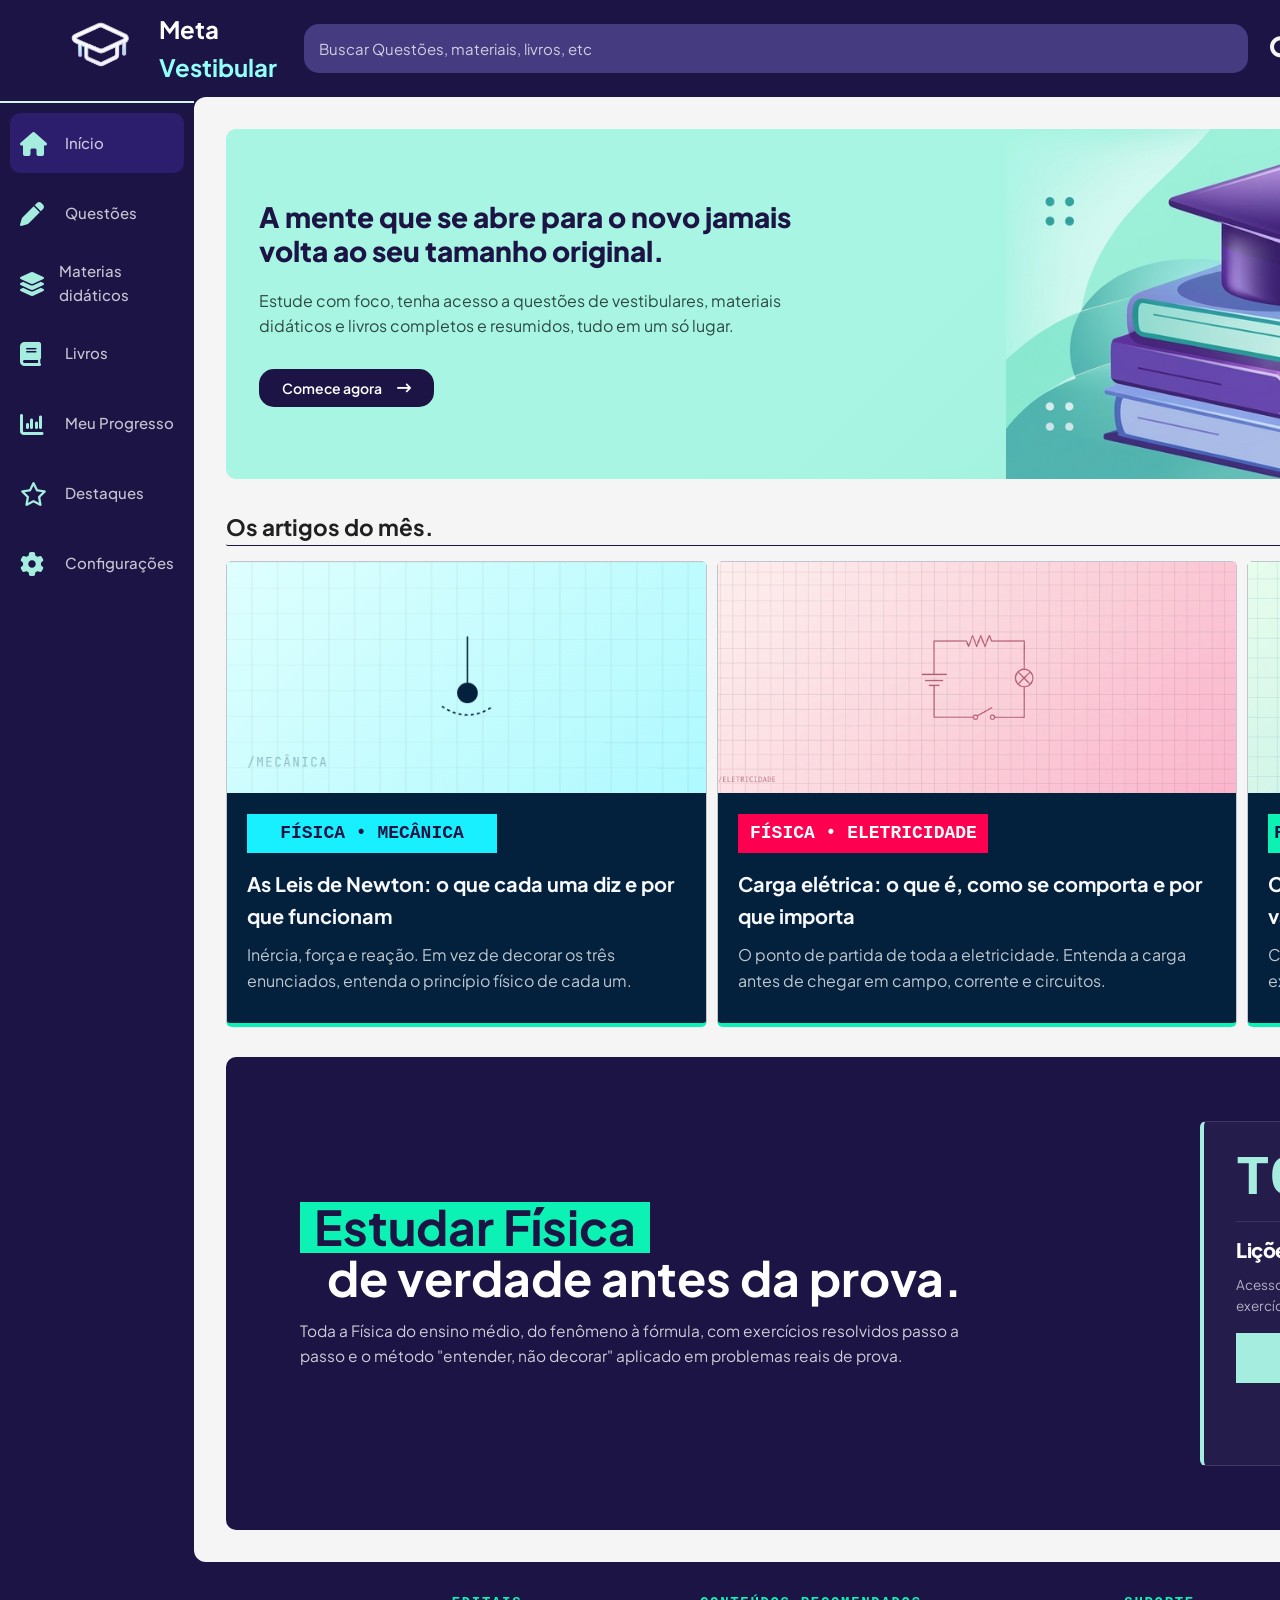
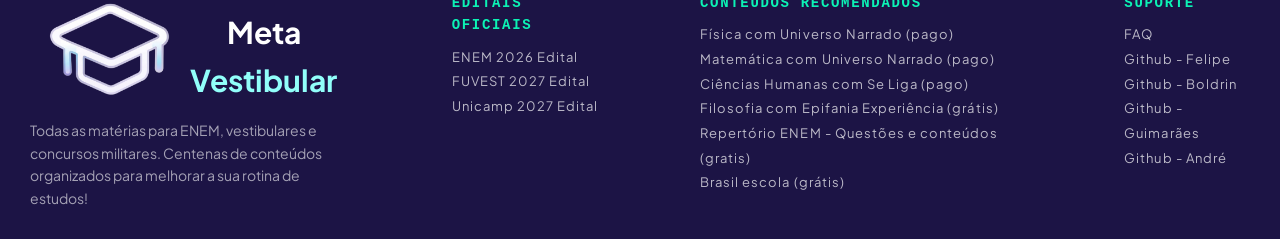
<file: index.html>
<!DOCTYPE html>
<html lang="en">
<head>
    <meta charset="UTF-8">
    <meta name="viewport" content="width=device-width, initial-scale=1.0">
    <title>Document</title>
    <link rel="stylesheet" href="styles/style.css">
    <link rel="stylesheet" href="https://cdnjs.cloudflare.com/ajax/libs/font-awesome/6.0.0/css/all.min.css">
    <link rel="preconnect" href="https://fonts.googleapis.com">
    <link rel="preconnect" href="https://fonts.gstatic.com" crossorigin>
    <link href="https://fonts.googleapis.com/css2?family=Plus+Jakarta+Sans:wght@400;500;600;700;800&display=swap" rel="stylesheet">
    <link rel="preload" href="/assets/fonts/jetbrains-mono-var-latin.woff2" as="font" type="font/woff2" crossorigin="">
    <script src="script.js" defer></script>
</head>

<body>

    <header>
        <button class="hamburger-btn" id="hamburger-btn" type="button"
                aria-label="Abrir menu de navegação" aria-controls="sidebar" aria-expanded="false">
            <i class="fa-solid fa-bars"></i>
        </button>

        <div class="titulo">
            <div class="header-img">
                <img src="assets/metavestibular.png" class="logo-img">
            </div>
            <h1> Meta <span class="vestibular-word" id="header-span">Vestibular</span> </h1>
        </div>
        
        <div class="search-bar">
            <input placeholder="Buscar Questões, materiais, livros, etc" type="text" id="search-bar" name="search-bar" maxlength="150" size="100"/>
            
            <button class="search-interact" id="search-button">
                <i class="fa-solid fa-magnifying-glass" class="search-icon"></i> <!-- alguma coisa ai -->  
            </button>
        </div>
        
        <div class="profile">
            <button class="profile-interact" id="profile-button">
                <i class="fa-regular fa-user" class="nav-icon"></i>
            </button>
                
        </div>
    </header>

    <div class="menu-overlay" id="menu-overlay"></div>

    <div class="app-container">
        <!-- ALTERADO: adicionado id="sidebar" ao <aside> original (usado pelo JavaScript e pelo aria-controls do botão) -->
        <aside class="sidebar" id="sidebar">

            <!-- ADICIONADO: botão "X" para fechar o menu (aparece só no mobile, dentro do menu lateral) -->
            <button class="sidebar-close" id="sidebar-close" type="button" aria-label="Fechar menu de navegação">
                <i class="fa-solid fa-xmark"></i>
            </button>
            
            <nav class="nav-menu">
            
                <!-- icone da casinha -->
                <a href="#" class="sidebar-interact" id="active">
                    <div class="sidebar-icons">
                        <i class="fa-solid fa-house" class="sidebar-icon"></i>
                    </div>
                    <p class="sidebar-text">Início</p>
                </a>
            
                <a href="#" class="sidebar-interact" id="questoes">
                    <div class="sidebar-icons">
                        <i class="fa-solid fa-pen" class="sidebar-icon"></i>
                    </div>
                    <p class="sidebar-text">Questões</p>
                </a>

                <a href="materiais.html" class="sidebar-interact" id="materiais">
                    <div class="sidebar-icons">
                        <i class="fa-solid fa-layer-group" class="sidebar-icon"></i>
                    </div>
                    <p class="sidebar-text">Materias didáticos</p>
                </a>
            
                <a href="#" class="sidebar-interact" id="livros">
                    <div class="sidebar-icons">
                        <i class="fa-solid fa-book" class="sidebar-icon"></i>
                    </div>
                    <p class="sidebar-text">Livros</p>
                </a>

                
                <a href="#" class="sidebar-interact" id="progresso">
                    <div class="sidebar-icons">
                        <i class="fa-solid fa-chart-column" class="sidebar-icon"></i>
                    </div>
                    <p class="sidebar-text">Meu Progresso</p>
                    
                </a>
                
                <a href="#" class="sidebar-interact" id="destaques">
                    <div class="sidebar-icons">
                        <i class="fa-regular fa-star"></i>
                    </div>
                    <p class="sidebar-text">Destaques</p>
                </a>

                <a href="#" class="sidebar-interact" id="configuracoes">
                    <div class="sidebar-icons">
                        <i class="fa-solid fa-gear" class="sidebar-icon"></i>
                    </div>
                    <p class="sidebar-text">Configurações</p>
            
                </a>
            
            </nav>
        </aside>

        <!-- ------------------------------------------------------------------------------------------------------------------------ -->
        <main>
            <div class="infos-main">
                
                <section class="main-banner">
                    <div class="banner-info">
                        <h1>A mente que se abre para o novo jamais volta ao seu tamanho original.</h1>
                        <p>Estude com foco, tenha acesso a questões de vestibulares, materiais didáticos e livros completos e resumidos, tudo em um só lugar.</p>
                        <a href="#" class="sub-button">
                            Comece agora
                            <i class="fa-solid fa-arrow-right-long" class="arrow-icon"></i>
                        </a>
                    </div>

                    <div class="img-container">
                        <img src="assets/bannerimg.png" class="banner-img">
                    </div>
                </section>
                
                <section class="articles-section">
                    
                    <div class="articles-title">
                        <h1>Os artigos do mês.</h1>
                    </div>


                    <div class="articles-container">

                        <a href="#" class="article-card">
                            <div class="article-image">
                                <img src="assets/mecanica.png">
                            </div>
                            
                            <div class="article-topic" id="mecanica">
                                <h2>FÍSICA • MECÂNICA</h2>
                            </div>
                            
                            <div class="article-text">
                                <h2>As Leis de Newton: o que cada uma diz e por que funcionam</h2>
                                <p>Inércia, força e reação. Em vez de decorar os três enunciados, entenda o princípio físico de cada um.</p>
                            </div>
                        </a>
                                
                        <a href="#" class="article-card">
                            <div class="article-image">
                                <img src="assets/eletricidade.png">
                            </div>
                            
                            <div class="article-topic" id="eletricidade">
                                <h2>FÍSICA • ELETRICIDADE</h2>
                            </div>
                            
                            <div class="article-text">
                                <h2>Carga elétrica: o que é, como se comporta e por que importa</h2>
                                <p>O ponto de partida de toda a eletricidade. Entenda a carga antes de chegar em campo, corrente e circuitos.</p>
                            </div>
                        </a>
                            
                        <a href="#" class="article-card">
                            <div class="article-image">
                                <img src="assets/termodinamica.png">
                            </div>
                            
                            <div class="article-topic" id="termodinamica">
                                <h2>FÍSICA • TERMODINÂMICA</h2>
                            </div>
                            
                            <div class="article-text">
                                <h2>Calorimetria: como o calor se transforma em variação de temperatura</h2>
                                <p>Calor específico, capacidade térmica e trocas de calor: explicados pelo que de fato acontece com a energia.</p>
                            </div>
                        </a>
                    </div>

                </section>
                
                
                <section class="fdc" aria-labelledby="fdc-h">
                    <div class="un-container">
                        <div class="fdc-inner">
                            
                            <div class="fdc-left">
                                <h2 id="fdc-h"><span class="hi-g">Estudar Física </span>&nbsp;&nbsp;&nbsp;de verdade antes da prova.</h2>
                                <p>Toda a Física do ensino médio, do fenômeno à fórmula, com exercícios resolvidos passo a passo e o método "entender, não decorar" aplicado em problemas reais de prova.</p>
                            </div>

                            <div class="fdc-card">
                                <div class="fdc-when">
                                    <span class="fdc-when-d">TODOS</span>

                                    <div class="fdc-when-info">
                                        <span class="fdc-when-mo">Conteúdos do enem</span>
                                    </div>
                                </div>
                            
                                <h3>Lições de Física</h3>
                                <p>Acesso imediato após a matrícula. Estude no seu ritmo, com exercícios corrigidos em vídeo.</p>
                                <a href="#" class="fdc-btn">Conhecer Lições de Física →</a>
                                <p class="fdc-note">Aprender nunca é demais.</p>
                            </div>

                        </div>
                    </div>
                </section>
            </div>
            
        </main>
    </div>

<!-- ------------------------------------------------------------------------------------------------------------------------- -->

    <footer>
        <div class="footer-desc">
            <div class="footer-logo">
                <div class="footer-img">
                    <img src="assets/metavestibular.png" class="logo-img">
                </div>
                <h2>Meta <span class="vestibular-word" id="footer-span">Vestibular</span></h2>
            </div>
    
            <p>Todas as matérias para ENEM, vestibulares e concursos militares. Centenas de conteúdos organizados para melhorar a sua rotina de estudos!</p>
        </div>
    
    
        <div class="footer-col">
            <h3>Editais Oficiais</h3>
            <a class="footer-a" href="https://s5.static.brasilescola.uol.com.br/enem/2026/05/1-enem-2026-edital.pdf">ENEM 2026 Edital</a>
            <a class="footer-a" href="https://www.fuvest.br/arquivos/vestibular/fuvest2027-resolucao-DOE.pdf">FUVEST 2027 Edital</a>
            <a class="footer-a" href="https://www.comvest.unicamp.br/wp-content/uploads/2026/07/VU2027-Manual-do-Ingresso.pdf">Unicamp 2027 Edital</a>
    
        </div>
    
        <div class="footer-col">
            <h3>Conteúdos Recomendados</h3>
            <a href="https://universonarrado.com.br/cursos/licoes-de-fisica" class="footer-a">Física com Universo Narrado (pago)</a>
            <a href="https://universonarrado.com.br/cursos/licoes-de-matematica" class="footer-a">Matemática com Universo Narrado (pago)</a>
            <a href="https://seliga.com.br/" class="footer-a">Ciências Humanas com Se Liga (pago)</a>
            <a href="https://epifaniaexperiencia.com.br/" class="footer-a">Filosofia com Epifania Experiência (grátis)</a>
            <a href="https://aluno.repertorioenem.com.br/dashboard" class="footer-a">Repertório ENEM - Questões e conteúdos (gratis)</a>
            <a href="https://brasilescola.uol.com.br/" class="footer-a">Brasil escola (grátis)</a>
    
        </div>
    
        <div class="footer-col">
            <h3>Suporte</h3>
            <a class="footer-a" href="#">FAQ</a>
            <a class="footer-a" href="https://github.com/Kilogabu">Github - Felipe</a>
            <a class="footer-a" href="https://github.com/Kilogabu">Github - Boldrin</a>
            <a class="footer-a" href="https://github.com/Kilogabu">Github - Guimarães</a>
            <a class="footer-a" href="https://github.com/Kilogabu">Github - André</a>
        </div>
    
    </footer>
</body>

</html>
</file>
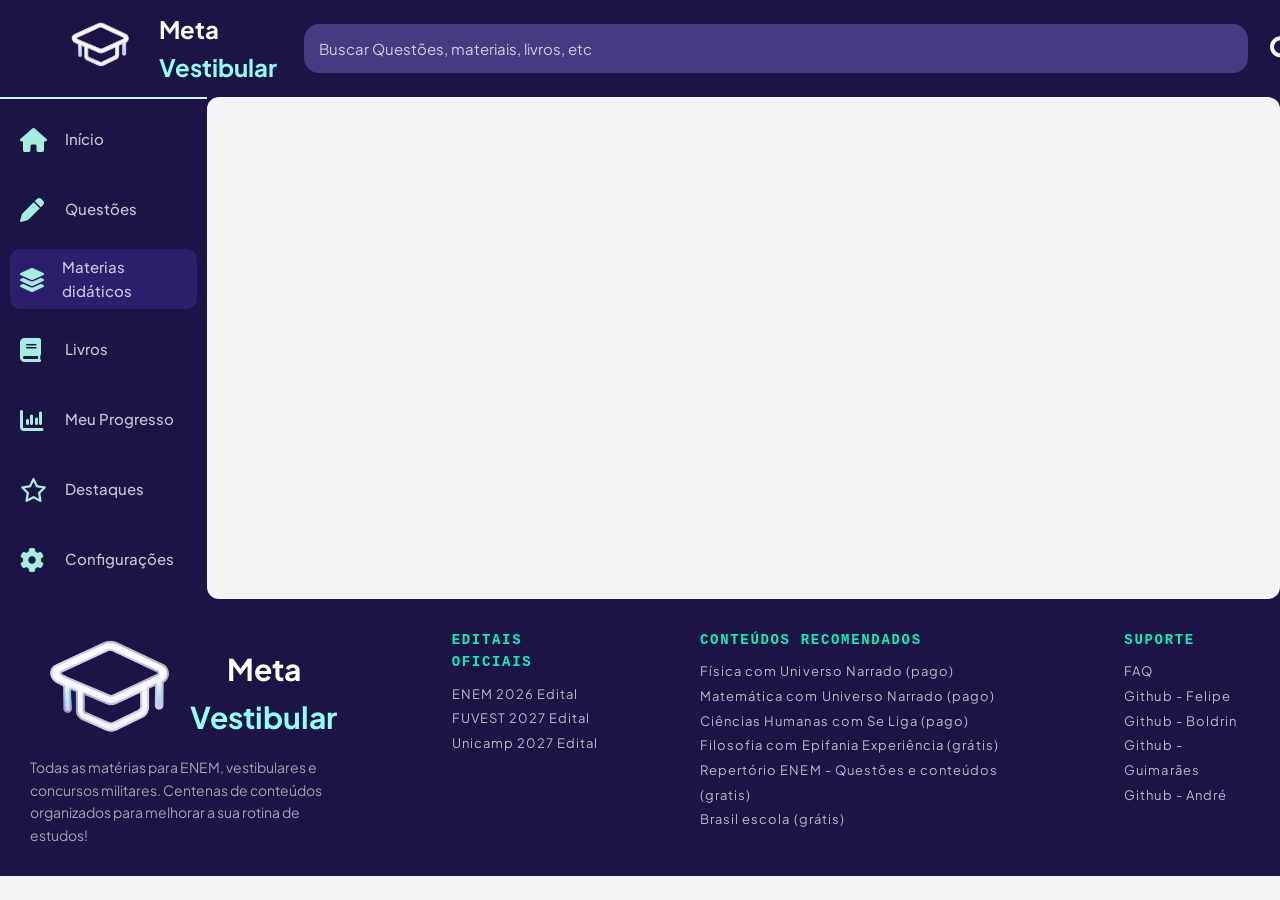
<file: materiais.html>
<!DOCTYPE html>
<html lang="en">
<head>
    <meta charset="UTF-8">
    <meta name="viewport" content="width=device-width, initial-scale=1.0">
    <title>Document</title>
    <link rel="stylesheet" href="styles/style.css">
    <link rel="stylesheet" href="https://cdnjs.cloudflare.com/ajax/libs/font-awesome/6.0.0/css/all.min.css">
    <link rel="preconnect" href="https://fonts.googleapis.com">
    <link rel="preconnect" href="https://fonts.gstatic.com" crossorigin>
    <link href="https://fonts.googleapis.com/css2?family=Plus+Jakarta+Sans:wght@400;500;600;700;800&display=swap" rel="stylesheet">
    <link rel="preload" href="/assets/fonts/jetbrains-mono-var-latin.woff2" as="font" type="font/woff2" crossorigin="">
    
</head>

<body>
    <header>
        <div class="titulo">
            <div class="header-img">
                <img src="assets/metavestibular.png" class="logo-img">
            </div>
            <h1> Meta <span class="vestibular-word" id="header-span">Vestibular</span> </h1>
        </div>
        
        <div class="search-bar">
            <input placeholder="Buscar Questões, materiais, livros, etc" type="text" id="search-bar" name="search-bar" maxlength="150" size="100"/>
            
            <button class="search-interact" id="search-button">
                <i class="fa-solid fa-magnifying-glass" class="search-icon"></i> <!-- alguma coisa ai -->  
            </button>
        </div>
        
        <div class="profile">
            <button class="profile-interact" id="profile-button">
                <i class="fa-regular fa-user" class="nav-icon"></i>
            </button>
                
        </div>
    </header>

    <div class="app-container">
        <aside class="sidebar">
            
            <nav class="nav-menu">
            
                <!-- icone da casinha -->
                <a href="index.html" class="sidebar-interact" id="inicio">
                    <div class="sidebar-icons">
                        <i class="fa-solid fa-house" class="sidebar-icon"></i>
                    </div>
                    <p class="sidebar-text">Início</p>
                </a>
            
                <a href="#" class="sidebar-interact" id="questoes">
                    <div class="sidebar-icons">
                        <i class="fa-solid fa-pen" class="sidebar-icon"></i>
                    </div>
                    <p class="sidebar-text">Questões</p>
                </a>

                <a href="#" class="sidebar-interact" id="active">
                    <div class="sidebar-icons">
                        <i class="fa-solid fa-layer-group" class="sidebar-icon"></i>
                    </div>
                    <p class="sidebar-text">Materias didáticos</p>
                </a>
            
                <a href="#" class="sidebar-interact" id="livros">
                    <div class="sidebar-icons">
                        <i class="fa-solid fa-book" class="sidebar-icon"></i>
                    </div>
                    <p class="sidebar-text">Livros</p>
                </a>

                
                <a href="#" class="sidebar-interact" id="progresso">
                    <div class="sidebar-icons">
                        <i class="fa-solid fa-chart-column" class="sidebar-icon"></i>
                    </div>
                    <p class="sidebar-text">Meu Progresso</p>
                    
                </a>
                
                <a href="#" class="sidebar-interact" id="destaques">
                    <div class="sidebar-icons">
                        <i class="fa-regular fa-star"></i>
                    </div>
                    <p class="sidebar-text">Destaques</p>
                </a>

                <a href="#" class="sidebar-interact" id="configuracoes">
                    <div class="sidebar-icons">
                        <i class="fa-solid fa-gear" class="sidebar-icon"></i>
                    </div>
                    <p class="sidebar-text">Configurações</p>
            
                </a>
            
            </nav>
        </aside>

        <main>
            
        </main>
    </div>

    <footer>
        <div class="footer-desc">
            <div class="footer-logo">
                <div class="footer-img">
                    <img src="assets/metavestibular.png" class="logo-img">
                </div>
                <h2>Meta <span class="vestibular-word" id="footer-span">Vestibular</span></h2>
            </div>
    
            <p>Todas as matérias para ENEM, vestibulares e concursos militares. Centenas de conteúdos organizados para melhorar a sua rotina de estudos!</p>
        </div>
    
    
        <div class="footer-col">
            <h3>Editais Oficiais</h3>
            <a class="footer-a" href="https://s5.static.brasilescola.uol.com.br/enem/2026/05/1-enem-2026-edital.pdf">ENEM 2026 Edital</a>
            <a class="footer-a" href="https://www.fuvest.br/arquivos/vestibular/fuvest2027-resolucao-DOE.pdf">FUVEST 2027 Edital</a>
            <a class="footer-a" href="https://www.comvest.unicamp.br/wp-content/uploads/2026/07/VU2027-Manual-do-Ingresso.pdf">Unicamp 2027 Edital</a>
    
        </div>
    
        <div class="footer-col">
            <h3>Conteúdos Recomendados</h3>
            <a href="https://universonarrado.com.br/cursos/licoes-de-fisica" class="footer-a">Física com Universo Narrado (pago)</a>
            <a href="https://universonarrado.com.br/cursos/licoes-de-matematica" class="footer-a">Matemática com Universo Narrado (pago)</a>
            <a href="https://seliga.com.br/" class="footer-a">Ciências Humanas com Se Liga (pago)</a>
            <a href="https://epifaniaexperiencia.com.br/" class="footer-a">Filosofia com Epifania Experiência (grátis)</a>
            <a href="https://aluno.repertorioenem.com.br/dashboard" class="footer-a">Repertório ENEM - Questões e conteúdos (gratis)</a>
            <a href="https://brasilescola.uol.com.br/" class="footer-a">Brasil escola (grátis)</a>
    
        </div>
    
        <div class="footer-col">
            <h3>Suporte</h3>
            <a class="footer-a" href="#">FAQ</a>
            <a class="footer-a" href="https://github.com/Kilogabu">Github - Felipe</a>
            <a class="footer-a" href="https://github.com/Kilogabu">Github - Boldrin</a>
            <a class="footer-a" href="https://github.com/Kilogabu">Github - Guimarães</a>
            <a class="footer-a" href="https://github.com/Kilogabu">Github - André</a>
        </div>
    
    </footer>
</body>

</html>
</file>
<file: styles/style.css>
/* ----------- global -----------*/
* {
    margin: 0;
    padding: 0;
    box-sizing: border-box;
    font-family: 'Plus Jakarta Sans', sans-serif;
    
}

html {
    scroll-behavior: smooth; 
    -webkit-font-smoothing: antialiased;
}

:root {
    --bg-main: #F5F5F5;
    --bg: #F8F9FC;
    --card: #FFFFFF;
    --card-bluish-white: #f4fffc;
    --ink: #03203D;
    --ink-2: #37475E;
    --muted: #667286;
    --rule: #E2E6EE;
    --rule-2: #D5DAE5;
    --text-white: #ffffff;
    --text-dark: #1c1445;
    --text-muted: #64748b;
    --placeholder: #ffffffbf;
    --buttons-hover: #ffffff14;
    --text-muted2: #2c4a43;
    --dark-purple: #1c1445;
    --card-purple: #241756;
    --card-purple-hover: #2d1d6d;
    --card-purple-hover2: #2e1c75;
    --accent-mint: #d2f5ee;
    --mint-dark: #a5eedf;
    --mint-text: #008775;
    --smooth-border: #E2E6EE;
    --strong-cyan: #18F0FF;
    --strong-red: #FF0051;
    --aqua-green: #0CF2B5;
    --un-ink: #03203D;
    --un-purple: #6A00FF;
    --un-yellow: #FFDD00;
    --sp-1: 4px;
    --sp-2: 8px;
    --sp-3: 12px;
    --sp-4: 16px;
    --sp-5: 24px;
    --sp-6: 32px;
    --sp-7: 48px;
    --sp-8: 64px;
    --sp-9: 88px;
    --container: 1240px;
}

body {      
    line-height: 1.6;
    background-color: var(--bg-main);
    color: #202020;
    -webkit-font-smoothing: antialiased;
}

.app-container {
    display:flex;
    width: 100%;
    background-color: var(--dark-purple);
    
}

main{
    padding: 2rem;
    flex-direction: row;
    display: flex;
    justify-content: space-between;
    width: 100%;
    border-radius:12px;
    background-color: var(--bg-main);
}

a{
    text-decoration: none;
    color: var(--mint-dark);
}

a:hover{
    text-decoration: underline;
}

img{
    width: 100%;
    height: auto;
    object-fit: cover;
}


/* ----------- superior da tela -----------*/
header {
    background-color: var(--dark-purple);
    display: flex;
    justify-content: space-between;
    align-items: center;
    padding: 10px 32px;
    color: var(--text-white);
    position: sticky;
    top: 0;
    z-index: 1000;
}

.titulo{
    display: flex;
    justify-content: center;
    align-items: center;
    gap: 20px;
    margin-left: 30px;
    font-size: 12px;
}

.header-img{
    height: auto;
    width:100px;
}

.vestibular-word{   
    color: rgb(145, 255, 250);
}

.search-bar{
    display: flex;
}

input{
    padding: 15px;
    border-radius: 15px;
    border: none;
    background-color: #453b81;
    color: var(--text-white);
    font-size: 15px;
    
}

input::placeholder{
    color: var(--placeholder);
}

input:focus{
    outline: none;
}

.nav-icon{
    font-size: 30px;
}

.search-bar{
    padding: 4px;
    display: flex;
    justify-content: center;
    align-items: center;
    gap: 10px;
}

.search-interact{
    padding: 5px;
    border-radius: 100px;
    background-color: var(--dark-purple);
    border: none;
    width: 50px;
    height: 50px;
    color: var(--bg-main);
    font-size: 26px;
    
}

.search-interact:hover{
    background-color: var(--buttons-hover);
    cursor: pointer;
}

.profile-interact{
    padding: 5px;
    border-radius: 100px;
    background-color: var(--dark-purple);
    border: none;
    width: 50px;
    height: 50px;
    color: white;
    font-size: 26px;
}

.profile-interact:hover{
    background-color: var(--buttons-hover);
    cursor: pointer;
}


/* ----------- lateral esquerda da tela -----------*/
.sidebar {
    width: 250px;
    background-color: var(--dark-purple);
    color: var(--text-white);
    display: flex;
    flex-direction: column;
    justify-content: flex-start;
    align-items: center;
}

.nav-menu{
    border-top: 2px solid var(--accent-mint);
    position: sticky;
    top: 101px;
    width: 100%;
}

#active{
    background-color: var(--card-purple-hover);
}

#active:hover{
    color: var(--text-white);
    text-decoration: none;
    background-color: var(--card-purple-hover2);
    transition: 0.2s;
}

.sidebar-interact{
    color: var(--placeholder);
    display: flex; 
    align-items: center;
    justify-content: start;
    gap:10px;
    height: 60px;
    padding: 10px;
    font-size: 24px;
    border-radius: 10px;
    margin: 10px;
    transition: background 0.2s;
}

.sidebar-interact:hover{
    color: var(--text-white);
    text-decoration: none;
    background-color: var(--buttons-hover);
}
.sidebar-text{
    font-weight: 500;
    font-size: 15px;
}


.sidebar-icons{
    color: var(--mint-dark);
    width: 35px
}


/* ----------- centro da tela -----------*/

.main-banner{
    border-radius: 10px;
    padding: 0px 0px 0px 33px;
    display: flex;
    justify-content: space-between;
    align-items: center;
    position: relative;
    overflow: hidden;
    background: linear-gradient(135deg, #A8F5E3 50%,  #9DEFD9 100%);
    height: 350px;
    gap: 70px;
    
    max-width: 100vw;
}

.banner-info{
    display: flex;
    flex-direction: column;
    justify-content: center;
    gap: 20px;
    height: 100%;
    max-width: 550px;
    margin-right: 20px;
    color: var(--text-muted2);
}

.banner-info h1{
    font-size: 28px;
    line-height: 1.2;
    color: var(--text-dark);
    font-weight: 800;
}

.img-container{
    height: 100%;
    width: 500px; 
    
}

.img-container img {
    top: 0;
    left: 0;
    width: 100%;
    height: 100%;
    object-fit: cover; 
}

.sub-button{
    background-color: var(--dark-purple);
    width: 175px;
    padding: 8px;
    border-radius: 15px;
    font-size: 14px;
    color: var(--text-white);
    display: flex;
    align-items: center;
    justify-content: center;
    gap: 15px;
    margin-top: 10px;
    font-weight: 600;
    transition: background 0.2s;

}

.sub-button:hover{
    text-decoration: none;
    background-color: var(--card-purple-hover);
}


.articles-section{
    margin: 30px 0 30px 0;
}

.articles-title{
    font-size: 15px;
    border-bottom: 1px solid var(--text-dark);
    border-radius: 2px;
    margin-bottom: 15px;
}

.articles-container{
    display: flex;
    justify-content: space-between;
    gap: 10px;
}

.article-card{
    border-radius: 6px;
    border-right: 1px solid #c2c5cc;
    border-left: 1px solid #c2c5cc;
    border-top: 1px solid #c2c5cc;
    border-bottom: 4px solid var(--aqua-green);
    background-color: var(--un-ink);
    transition: transform 0.3s;
}

.article-card:hover{
    text-decoration: none;
    transform: translateY(-3px);
    box-shadow: 0 10px 15px 0 rgba(0,0,0,0.1);
}

.article-image img{
    width: 100%;
    height: 231px;
    object-fit: cover;
    top: 0;
    left: 0;
}

.article-topic{
    width: 250px;
    margin: 15px 0px 0px 20px;
    padding: 5px;
    display: flex;
    align-items: center;
    justify-content: center;
}

.article-topic h2{
    font-size: 18px;
    font-family: "JetBrains Mono", monospace;
    font-weight: 800;
    color: var(--text-dark);
}

#mecanica{
    background-color: var(--strong-cyan);
}

#eletricidade{
    background-color: var(--strong-red);
    
}

#eletricidade h2{
    color: var(--text-white);
}

#termodinamica{
    background-color: var(--aqua-green);
}

.article-text{
    margin:15px 20px 30px 20px;
    display: flex;
    flex-direction: column;
    gap: 10px;

}

.article-text h2{
    font-size: 20px;
    color: var(--bg);
}

.article-text p{
    color: var(--placeholder);
}


.un-container {
    width: 100%;
    margin: 0 auto;
    padding: 0 10px;
}

.fdc,
.fdc-inner {
    position: relative;
}

.fdc {
    background: var(--dark-purple);
    color: #fff;
    padding: var(--sp-8);
    overflow: hidden;
    border-radius: 10px;
}

.fdc::before {
    content: "";
    position: absolute;
    top: -50px;
    right: -50px;
    width: 380px;
    height: 380px;
    background: radial-gradient(circle, rgba(108, 236, 208, 0.082)0, transparent 70%);
    
}

.fdc-inner {
    display: flex;
    align-items: center;
    justify-content: space-between;
    gap: 200px;
}


.fdc-left{
    width: 700px;
}

.fdc-left h2 {
    font-size: 48px;
    color: var(--text-white);
    line-height: 1.05;
    
}

.fdc-left p {
    color: rgba(255, 255, 255, .78);
    font-size: 15.5px;
}

.fdc-card {
    background: rgba(255, 255, 255, .04);
    border: 1px solid rgba(255, 255, 255, .12);
    border-left: 4px solid var(--mint-dark);
    padding: var(--sp-6);
    width: 500px;
    border-radius: 6px;
}

.fdc-left,
.fdc-left h2,
.fdc-when {
    margin-bottom: var(--sp-4);
}

.fdc-when {
    display: flex;
    align-items: baseline;
    gap: var(--sp-4);
    padding-bottom: var(--sp-4);
    border-bottom: 1px solid rgba(255, 255, 255, .1);
}

.fdc-when-d {
    font-family: "JetBrains Mono", monospace;
    font-size: 56px;
    font-weight: 600;
    color: var(--mint-dark);
    line-height: .9;
    letter-spacing: .01em;
}

.fdc-when-info {
    display: flex;
    flex-direction: column;
    gap: 2px;
    
}

.fdc-when-mo {
    font-family: "JetBrains Mono", monospace;
    font-size: 12px;
    letter-spacing: .1em;
    text-transform: uppercase;
    color: var(--aqua-green);
    font-weight: 700;
}

.fdc-card h3 {
    font-size: 20px;
    font-weight: 900;
    color: #fff;
    letter-spacing: -.02em;
    line-height: 1.2;
    margin-bottom: var(--sp-3);
}

.fdc-card p {
    font-size: 13.5px;
    line-height: 1.6;
}

.fdc-card p {
    color: rgba(255, 255, 255, .65);
    margin-bottom: var(--sp-4);
}

.fdc-btn {
    display: flex;
    align-items: center;
    justify-content: center;
    gap: 8px;
    padding: 14px 22px;
    background: var(--mint-dark);
    color: var(--un-ink);
    font-size: 14px;
    font-weight: 900;
    transition: background .2s, transform .15s;
}

.fdc-btn:hover {
    background: var(--strong-cyan);
    transform: translateY(-1px);
}

.fdc-note {
    margin-top: var(--sp-3);
    font-family: "JetBrains Mono", monospace;
    font-size: 10px;
    letter-spacing: .04em;
    color: rgba(255, 255, 255, .4);
    text-align: center;
}


.hi-g{
    background-color: var(--aqua-green);
    color: var(--text-dark);
    display: flex;
    justify-self: center;
    justify-content: center;
    width: 350px;
}


/* ------------------ footer elements -------------------------- */

footer{
    background-color: var(--dark-purple);
    display: flex;
    color: rgba(255, 255, 255, 0.6);
    gap: 100px;
    padding: 30px;
    justify-content: center;
}

.footer-desc{
    display: flex;
    align-items: center;
    justify-content: center;
    flex-direction: column;
    width: 350px;
}

.footer-img{
    height: auto;
    width:160px;
}

.footer-logo{
    color: var(--muted);
    display: flex;
    align-items: center;
    align-self: flex-start;
}

.footer-logo h2{
    color: var(--text-white);
    font-size: 30px;
    display: flex;
    flex-direction: column;
    align-items: center;
    font-family: 'Plus Jakarta Sans';
}

#footer-span{
    font-family: 'Plus Jakarta Sans';
}

.footer-desc p{
    font-size: 14px;
}


.footer-col{
    display: flex;
    flex-direction: column;
    
}

.footer-col h3{
    font-family: "JetBrains Mono", monospace;
    font-weight: 600;
    font-size: 14px;
    text-transform: uppercase;
    letter-spacing: .12em;
    color: var(--aqua-green);
    margin-bottom: 8px;
}

.footer-col a{
    font-size: 13px;
    font-family: 'Plus Jakarta Sans';
    color: rgba(255, 255, 255, 0.7);
    letter-spacing: 0.08em;
    line-height: 1.9em
}



.hamburger-btn {
    display: none;
    padding: 5px;
    border-radius: 100px;
    background-color: var(--dark-purple);
    border: none;
    width: 50px;
    height: 50px;
    color: var(--text-white);
    font-size: 26px;
    flex-shrink: 0;
}

.hamburger-btn:hover {
    background-color: var(--buttons-hover);
    cursor: pointer;
}


.sidebar-close {
    display: none;
}


.menu-overlay {
    display: none;
}



/* -------------- tablet até 992px --------------- */
@media (max-width: 992px) {

    body.menu-open {
        overflow: hidden;
    }

    /* ------------------ header ---------------------- */

    header {
        flex-wrap: wrap;
        padding: 10px 16px;
        gap: 8px;
    }

    .hamburger-btn {
        display: flex;
        align-items: center;
        justify-content: center;
        order: 0;
    }

    .titulo {
        order: 1;
        flex: 1;
        justify-content: flex-start;
        margin-left: 0;
        gap: 10px;
    }

    .header-img {
        width: 60px;
    }

    .titulo h1 {
        font-size: 20px;
    }

    .profile {
        order: 2;
    }

    .search-bar {
        order: 3;
        width: 100%;
        padding: 0;
    }


    .search-bar input {
        flex: 1;
        width: 100%;
        min-width: 0;
        padding: 12px 15px;
    }

    .sidebar {
        position: fixed;
        top: 0;
        left: 0;
        height: 100%;
        width: 260px;
        max-width: 80vw;
        overflow-y: auto;
        padding-top: 64px; 
        z-index: 1200;      
        transform: translateX(-100%);
        transition: transform 0.3s ease;
        box-shadow: none;
    }

    .sidebar.open {
        transform: translateX(0);
        box-shadow: 4px 0 20px rgba(0, 0, 0, 0.4);
    }

    .nav-menu {
        position: static;
        top: auto;
    }

    .sidebar-close {
        display: flex;
        align-items: center;
        justify-content: center;
        position: absolute;
        top: 10px;
        right: 10px;
        width: 44px;
        height: 44px;
        border: none;
        border-radius: 100px;
        background-color: transparent;
        color: var(--text-white);
        font-size: 24px;
    }

    .sidebar-close:hover {
        background-color: var(--buttons-hover);
        cursor: pointer;
    }

    .menu-overlay {
        display: block;
        position: fixed;
        inset: 0;
        background-color: rgba(0, 0, 0, 0.55);
        opacity: 0;
        visibility: hidden;
        transition: opacity 0.3s ease, visibility 0.3s ease;
        z-index: 1100;
    }

    .menu-overlay.visible {
        opacity: 1;
        visibility: visible;
    }

    /* ------------- conteúdo principal ------------------ */

    
    main {
        padding: 1rem;
        border-radius: 0;
    }

    .infos-main {
        width: 100%;
        min-width: 0;
    }

    .main-banner {
        flex-direction: column;
        align-items: stretch;
        height: auto;
        gap: 20px;
        padding: 28px 20px 0 20px;
    }

    .banner-info {
        max-width: 100%;
        margin-right: 0;
        height: auto;
    }

    .img-container {
        width: 100%;
        height: 240px;
    }

    
    .article-topic {
        width: auto;
        margin: 15px 20px 0 20px;
    }

    
    .fdc {
        padding: var(--sp-6) var(--sp-4);
    }

    .fdc-inner {
        flex-direction: column;
        align-items: stretch;
        gap: var(--sp-6);
    }

    .fdc-left {
        width: 100%;
    }

    .fdc-left h2 {
        font-size: 34px;
    }

    .fdc-card {
        width: 100%;
    }

    .hi-g {
        width: 100%;
        max-width: 350px;
    }

    
    footer {
        flex-direction: column;
        align-items: flex-start;
        gap: 30px;
        padding: 30px 24px;
    }

    .footer-desc {
        width: 100%;
        align-items: flex-start;
    }

    .footer-img {
        width: 110px;
    }
}


@media (max-width: 768px) {

    .articles-container {
        flex-direction: column;
        gap: 20px;
    }

    .article-image img {
        height: 200px;
    }

    
    .banner-info h1 {
        font-size: 24px;
    }

    .img-container {
        height: 200px;
    }
}


@media (max-width: 480px) {

    .hamburger-btn,
    .profile-interact,
    .search-interact {
        width: 42px;
        height: 42px;
        font-size: 22px;
    }

    .header-img {
        width: 48px;
    }

    .titulo h1 {
        font-size: 17px;
    }

    .search-bar input {
        font-size: 14px;
    }

    /* [ADICIONADO] Banner */
    .banner-info h1 {
        font-size: 21px;
    }

    .sub-button {
        width: 100%;
        max-width: 200px;
    }

    .img-container {
        height: 170px;
    }


    .article-text h2 {
        font-size: 18px;
    }

    .article-topic h2 {
        font-size: 15px;
    }

   
    .fdc-left h2 {
        font-size: 28px;
    }

    .fdc-when-d {
        font-size: 40px;
    }

    .fdc-card {
        padding: var(--sp-5) var(--sp-4);
    }

    .footer-logo h2 {
        font-size: 24px;
    }
}
</file>
